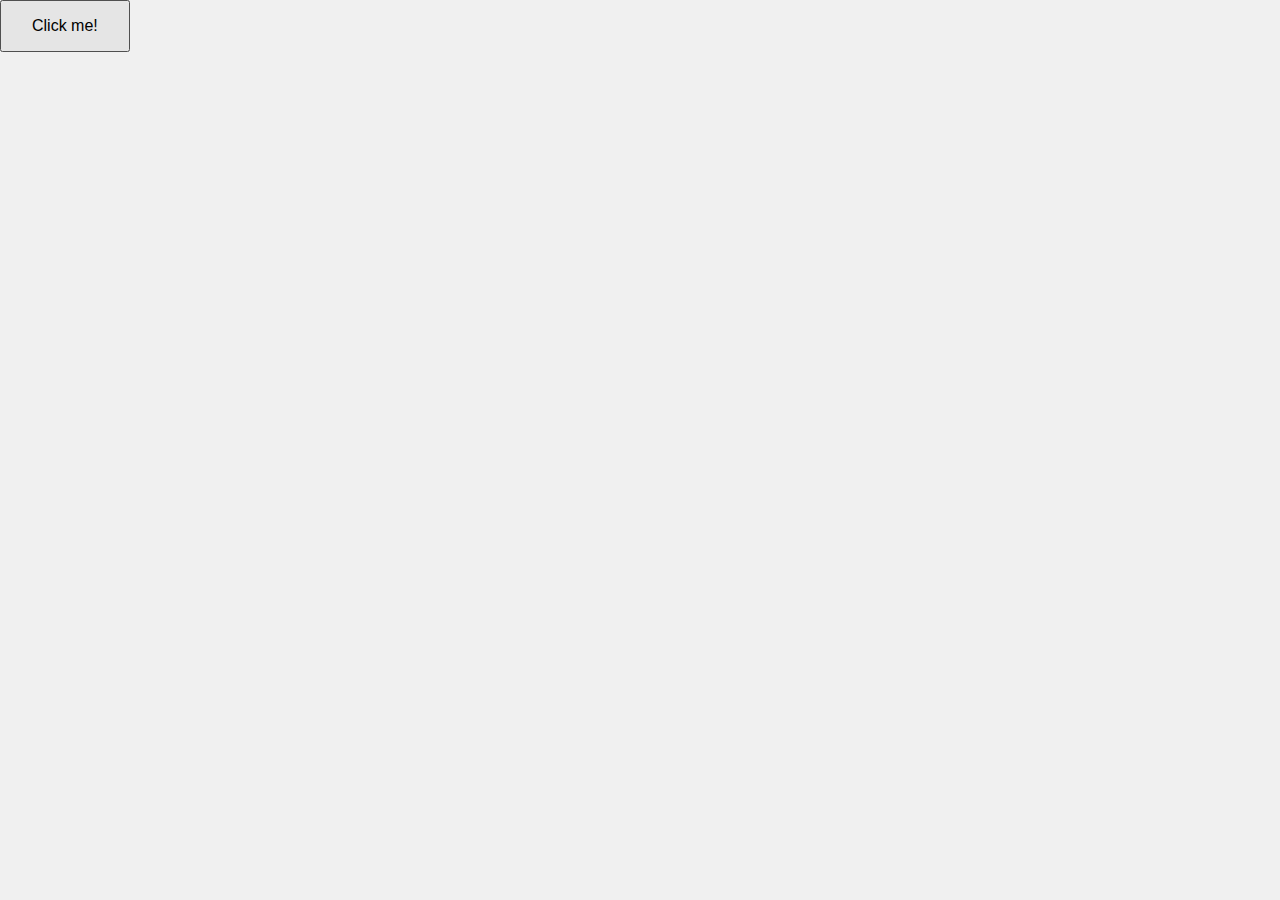
<file: HW_7/hw_1/index.html>
<!DOCTYPE html>
<html lang="en">
<head>
    <meta charset="UTF-8">
    <meta name="viewport" content="width=device-width, initial-scale=1.0">
    <title>Random Button Move</title>
    <link rel="stylesheet" href="./css/style.css">
</head>
<body>
    <div class="container">
        <button id="randomButton">Click me!</button>
    </div>
    <script src="./js/script.js"></script>
</body>
</html>
</file>
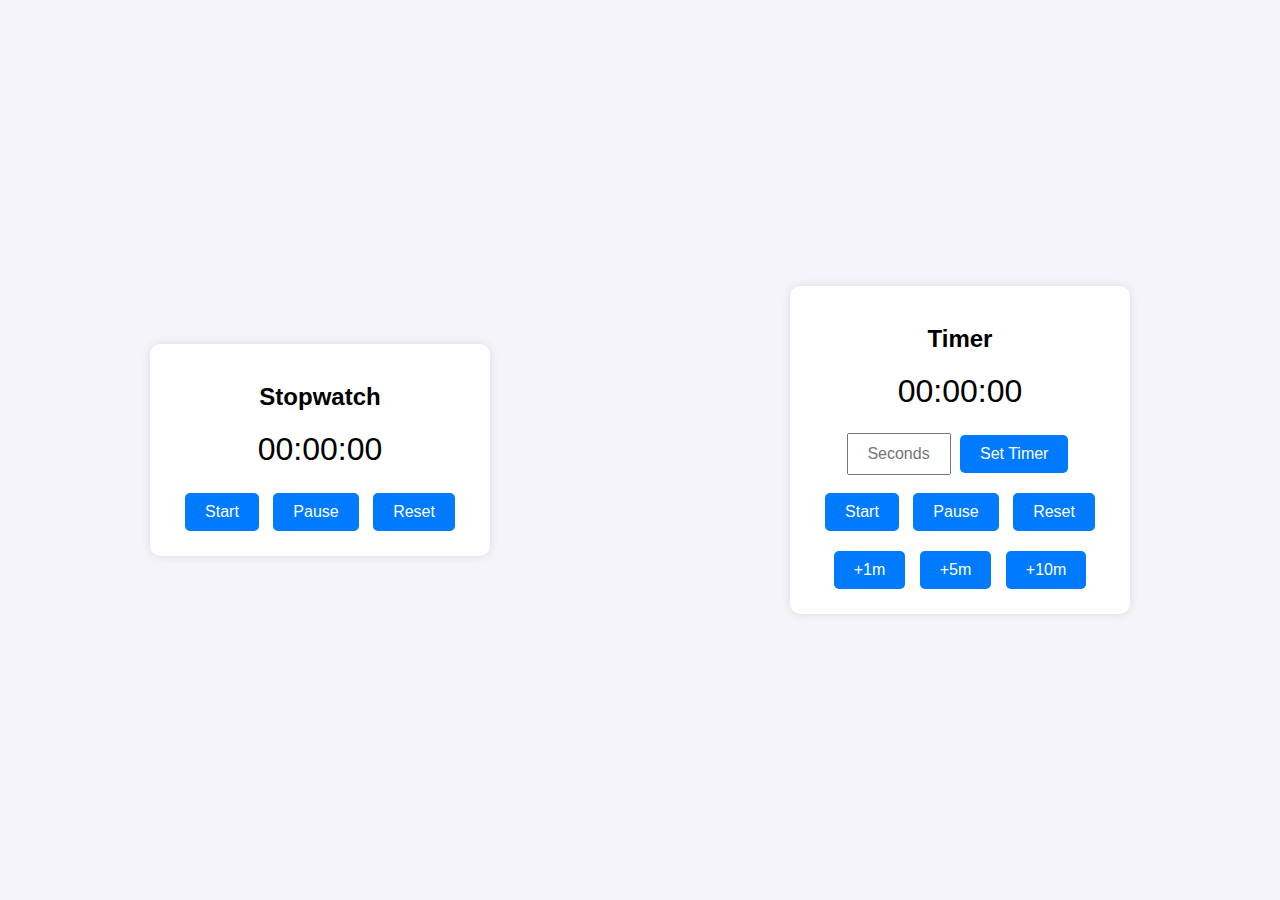
<file: HW_7/hw_2/index.html>
<!DOCTYPE html>
<html lang="en">
  <head>
    <meta charset="UTF-8" />
    <meta name="viewport" content="width=device-width, initial-scale=1.0" />
    <title>Stopwatch and Timer</title>
    <link rel="stylesheet" href="./css/style.css" />
  </head>
  <body>
    <div class="container">
      <h2>Stopwatch</h2>
      <div class="display" id="stopwatchDisplay">00:00:00</div>
      <button onclick="startStopwatch()">Start</button>
      <button onclick="pauseStopwatch()">Pause</button>
      <button onclick="resetStopwatch()">Reset</button>
    </div>

    <div class="container">
      <h2>Timer</h2>
      <div class="display" id="timerDisplay">00:00:00</div>
      <input type="text" id="timerInput" placeholder="Seconds" />
      <button onclick="setTimer()">Set Timer</button>

      <div class="timer-buttons">
        <button onclick="startTimer()">Start</button>
        <button onclick="pauseTimer()">Pause</button>
        <button onclick="resetTimer()">Reset</button>
      </div>

      <div class="timer-buttons">
        <button onclick="adjustTimer(60)">+1m</button>
        <button onclick="adjustTimer(300)">+5m</button>
        <button onclick="adjustTimer(600)">+10m</button>
      </div>
    </div>
    <script src="./js/script.js"></script>
  </body>
</html>
</file>
<file: HW_7/hw_1/css/style.css>
body {
  margin: 0;
  height: 100vh;
  display: flex;
  justify-content: center;
  align-items: center;
  background-color: #f0f0f0;
}

.container {
  position: relative;
  width: 100%;
  height: 100%;
}

button {
  padding: 15px 30px;
  font-size: 16px;
  cursor: pointer;
  transition: all 0.2s;
}
</file>
<file: HW_7/hw_2/css/style.css>
body {
  font-family: Arial, sans-serif;
  display: flex;
  justify-content: space-around;
  align-items: center;
  height: 100vh;
  margin: 0;
  background-color: #f4f4f9;
}

.container {
  text-align: center;
  padding: 20px;
  background-color: #fff;
  border-radius: 10px;
  box-shadow: 0 0 10px rgba(0, 0, 0, 0.1);
  width: 300px;
}

h2 {
  margin-bottom: 20px;
}

.display {
  font-size: 2em;
  margin-bottom: 20px;
}

button {
  padding: 10px 20px;
  margin: 5px;
  font-size: 1em;
  cursor: pointer;
  border: none;
  border-radius: 5px;
  background-color: #007bff;
  color: #fff;
}

input {
  padding: 10px;
  width: 80px;
  font-size: 1em;
  text-align: center;
}

.timer-buttons {
  margin-top: 10px;
}
</file>
